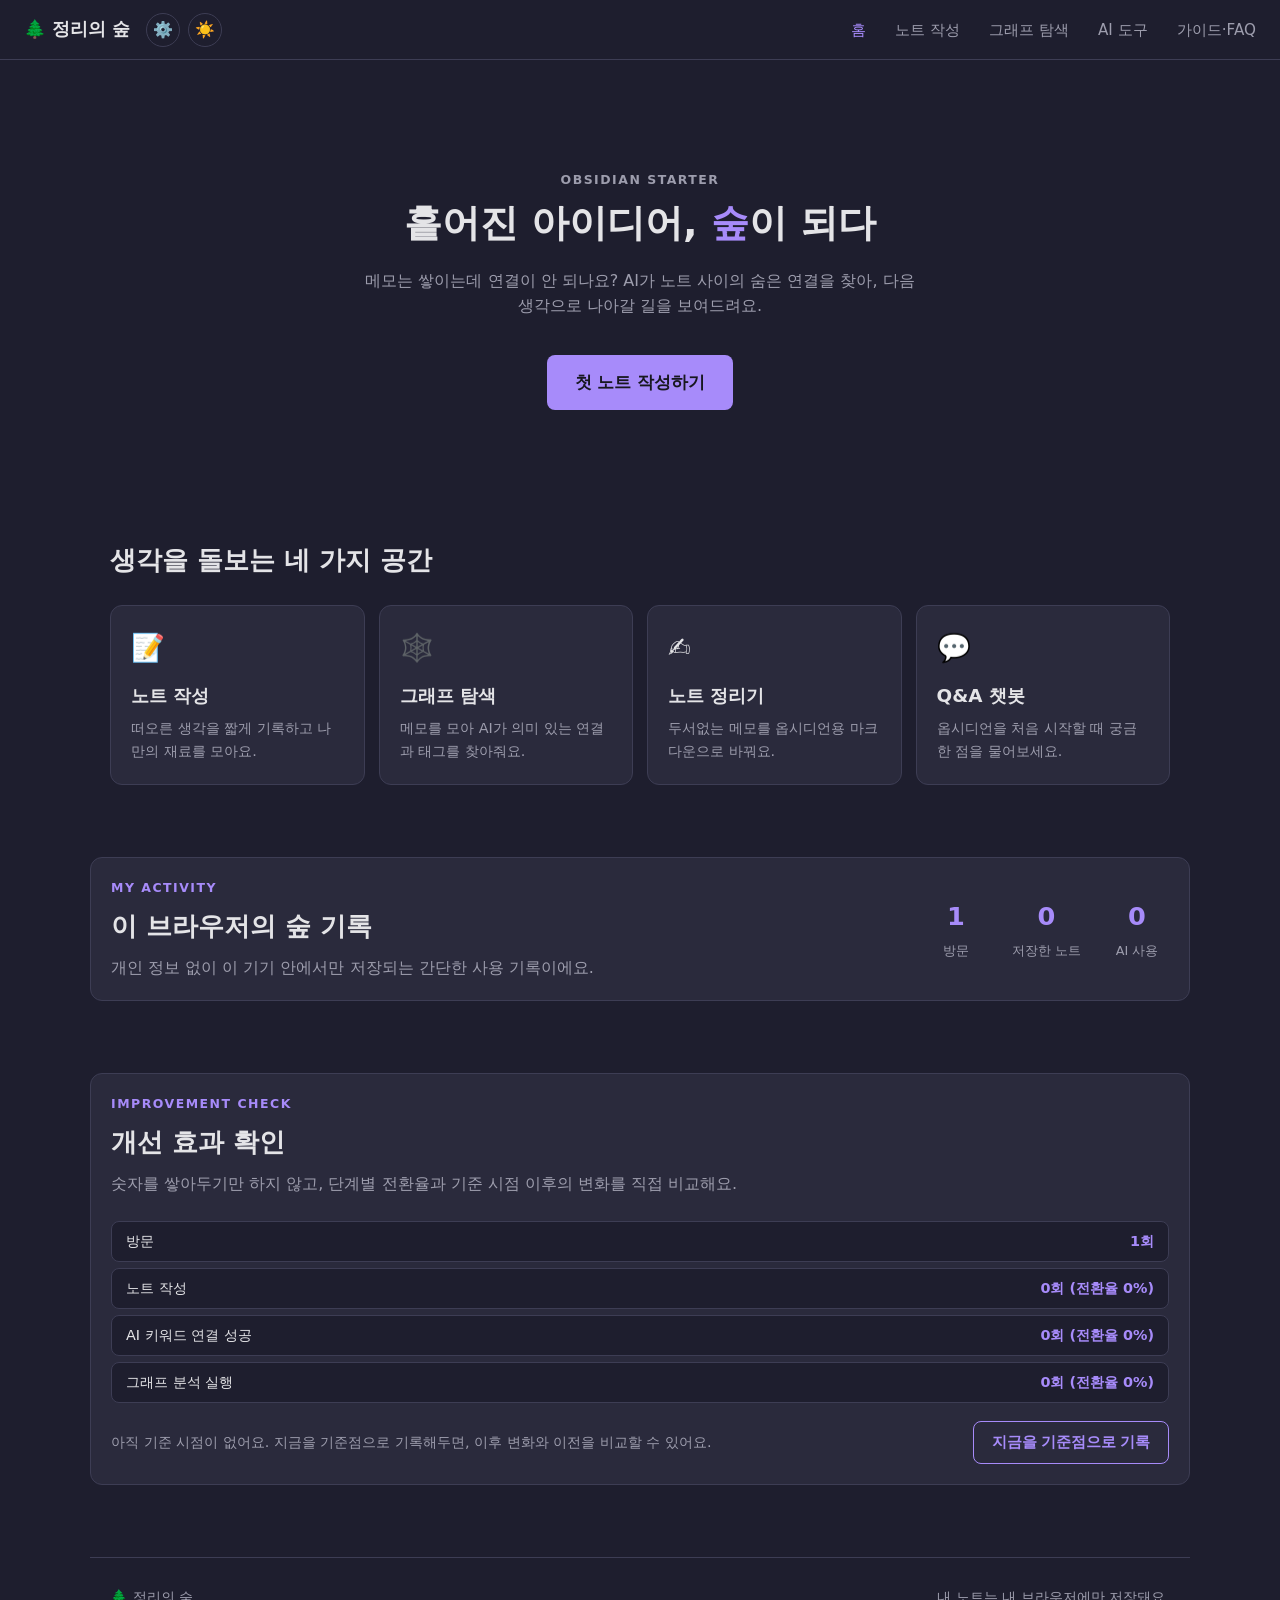
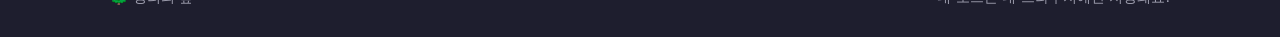
<file: index.html>
<!DOCTYPE html>
<html lang="ko">
<head>
  <meta charset="UTF-8">
  <meta name="viewport" content="width=device-width, initial-scale=1.0">
  <title>정리의 숲 — 흩어진 아이디어를 연결하는 곳</title>
  <meta name="description" content="AI로 노트를 연결·정리하고 옵시디언을 배울 수 있는 입문 도우미">
  <link rel="stylesheet" href="css/style.css?v=13">
</head>
<body>
  <header class="site-header">
    <a href="index.html" class="logo">🌲 정리의 숲</a>
    <div class="header-actions">
      <button class="settings-toggle" type="button" aria-label="연동 설정" title="노션·디스코드 연동 설정">⚙️</button>
      <button class="theme-toggle" type="button" aria-label="라이트 모드로 전환" title="테마 전환">☀️</button>
      <button class="hamburger" aria-label="메뉴 열기" aria-expanded="false"><span></span><span></span><span></span></button>
    </div>
    <nav class="site-nav">
      <a href="index.html" aria-current="page">홈</a>
      <a href="notes.html">노트 작성</a>
      <a href="workspace.html">그래프 탐색</a>
      <a href="tools.html">AI 도구</a>
      <a href="guide.html">가이드·FAQ</a>
    </nav>
  </header>

  <main>
    <section class="hero">
      <p class="eyebrow">OBSIDIAN STARTER</p>
      <h1>흩어진 아이디어, <span class="accent">숲</span>이 되다</h1>
      <p>메모는 쌓이는데 연결이 안 되나요? AI가 노트 사이의 숨은 연결을 찾아, 다음 생각으로 나아갈 길을 보여드려요.</p>
      <a href="notes.html" class="btn btn-primary btn-lg">첫 노트 작성하기</a>
    </section>

    <section class="feature-section">
      <h2>생각을 돌보는 네 가지 공간</h2>
      <div class="feature-grid">
        <a class="card feature-card" href="notes.html"><span>📝</span><h3>노트 작성</h3><p>떠오른 생각을 짧게 기록하고 나만의 재료를 모아요.</p></a>
        <a class="card feature-card" href="workspace.html"><span>🕸️</span><h3>그래프 탐색</h3><p>메모를 모아 AI가 의미 있는 연결과 태그를 찾아줘요.</p></a>
        <a class="card feature-card" href="tools.html#organize"><span>✍️</span><h3>노트 정리기</h3><p>두서없는 메모를 옵시디언용 마크다운으로 바꿔요.</p></a>
        <a class="card feature-card" href="tools.html#chat"><span>💬</span><h3>Q&A 챗봇</h3><p>옵시디언을 처음 시작할 때 궁금한 점을 물어보세요.</p></a>
      </div>
    </section>

    <section class="stats-section card" aria-labelledby="stats-title">
      <div><p class="eyebrow">MY ACTIVITY</p><h2 id="stats-title">이 브라우저의 숲 기록</h2><p class="section-desc">개인 정보 없이 이 기기 안에서만 저장되는 간단한 사용 기록이에요.</p></div>
      <div class="stats-grid">
        <div><strong id="visit-count">0</strong><span>방문</span></div>
        <div><strong id="saved-note-count">0</strong><span>저장한 노트</span></div>
        <div><strong id="ai-use-count">0</strong><span>AI 사용</span></div>
      </div>
    </section>

    <section class="effect-section card" aria-labelledby="effect-title">
      <p class="eyebrow">IMPROVEMENT CHECK</p>
      <h2 id="effect-title">개선 효과 확인</h2>
      <p class="section-desc">숫자를 쌓아두기만 하지 않고, 단계별 전환율과 기준 시점 이후의 변화를 직접 비교해요.</p>
      <div id="effect-funnel" class="funnel-list"></div>
      <div class="effect-snapshot-row">
        <p id="effect-snapshot" class="muted"></p>
        <button id="effect-snapshot-btn" class="btn btn-secondary">지금을 기준점으로 기록</button>
      </div>
    </section>
  </main>

  <footer class="site-footer"><span>🌲 정리의 숲</span><span>내 노트는 내 브라우저에만 저장돼요.</span></footer>
  <script src="js/common.js?v=6"></script>
</body>
</html>
</file>
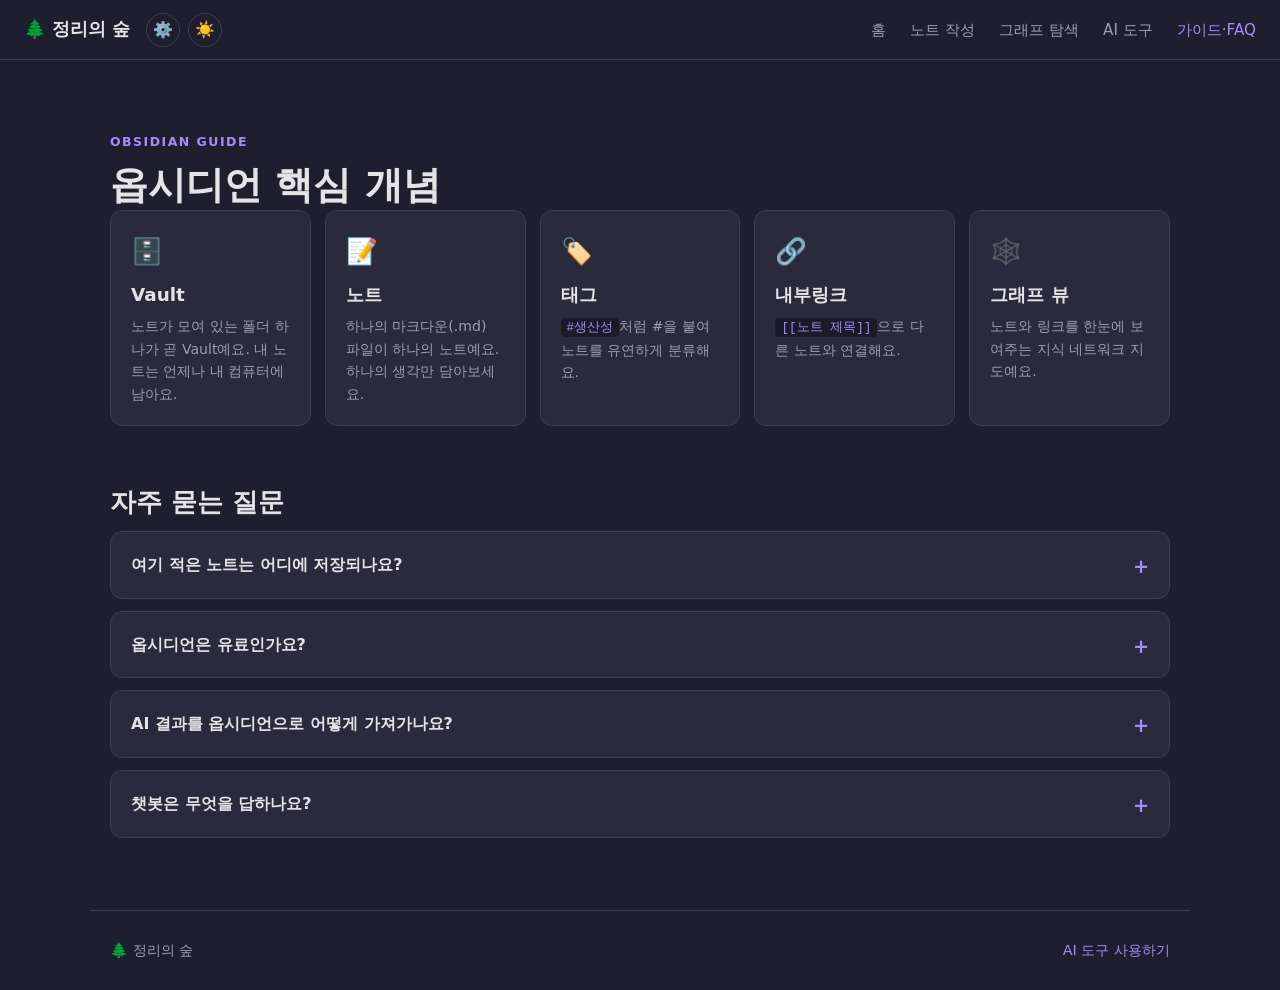
<file: guide.html>
<!DOCTYPE html>
<html lang="ko">
<head><meta charset="UTF-8"><meta name="viewport" content="width=device-width, initial-scale=1.0"><title>가이드·FAQ — 정리의 숲</title><link rel="stylesheet" href="css/style.css?v=13"></head>
<body>
  <header class="site-header"><a href="index.html" class="logo">🌲 정리의 숲</a><div class="header-actions"><button class="settings-toggle" type="button" aria-label="연동 설정" title="노션·디스코드 연동 설정">⚙️</button><button class="theme-toggle" type="button" aria-label="라이트 모드로 전환" title="테마 전환">☀️</button><button class="hamburger" aria-label="메뉴 열기" aria-expanded="false"><span></span><span></span><span></span></button></div><nav class="site-nav"><a href="index.html">홈</a><a href="notes.html">노트 작성</a><a href="workspace.html">그래프 탐색</a><a href="tools.html">AI 도구</a><a href="guide.html" aria-current="page">가이드·FAQ</a></nav></header>
  <main><section id="guide"><p class="eyebrow">OBSIDIAN GUIDE</p><h1>옵시디언 핵심 개념</h1><div class="concept-grid">
    <div class="card concept-card"><div class="concept-icon">🗄️</div><h3>Vault</h3><p>노트가 모여 있는 폴더 하나가 곧 Vault예요. 내 노트는 언제나 내 컴퓨터에 남아요.</p></div><div class="card concept-card"><div class="concept-icon">📝</div><h3>노트</h3><p>하나의 마크다운(.md) 파일이 하나의 노트예요. 하나의 생각만 담아보세요.</p></div><div class="card concept-card"><div class="concept-icon">🏷️</div><h3>태그</h3><p><code>#생산성</code>처럼 #을 붙여 노트를 유연하게 분류해요.</p></div><div class="card concept-card"><div class="concept-icon">🔗</div><h3>내부링크</h3><p><code>[[노트 제목]]</code>으로 다른 노트와 연결해요.</p></div><div class="card concept-card"><div class="concept-icon">🕸️</div><h3>그래프 뷰</h3><p>노트와 링크를 한눈에 보여주는 지식 네트워크 지도예요.</p></div>
  </div>
  <h2>자주 묻는 질문</h2><div class="faq"><details class="card"><summary>여기 적은 노트는 어디에 저장되나요?</summary><p>내 브라우저의 localStorage에만 저장돼요. AI 분석 요청 때만 노트 내용이 전송됩니다.</p></details><details class="card"><summary>옵시디언은 유료인가요?</summary><p>개인 사용은 무료예요. 동기화와 웹 게시 같은 부가 서비스만 유료입니다.</p></details><details class="card"><summary>AI 결과를 옵시디언으로 어떻게 가져가나요?</summary><p>분석 결과의 복사 버튼을 누른 뒤 새 노트에 붙여넣으면 <code>[[내부링크]]</code>가 인식돼요.</p></details><details class="card"><summary>챗봇은 무엇을 답하나요?</summary><p>옵시디언 기능과 노트 작성 습관을 초보자 눈높이로 안내해드려요.</p></details></div>
  </section></main>
  <footer class="site-footer"><span>🌲 정리의 숲</span><a href="tools.html">AI 도구 사용하기</a></footer>
  <script src="js/common.js?v=6"></script>
</body></html>
</file>
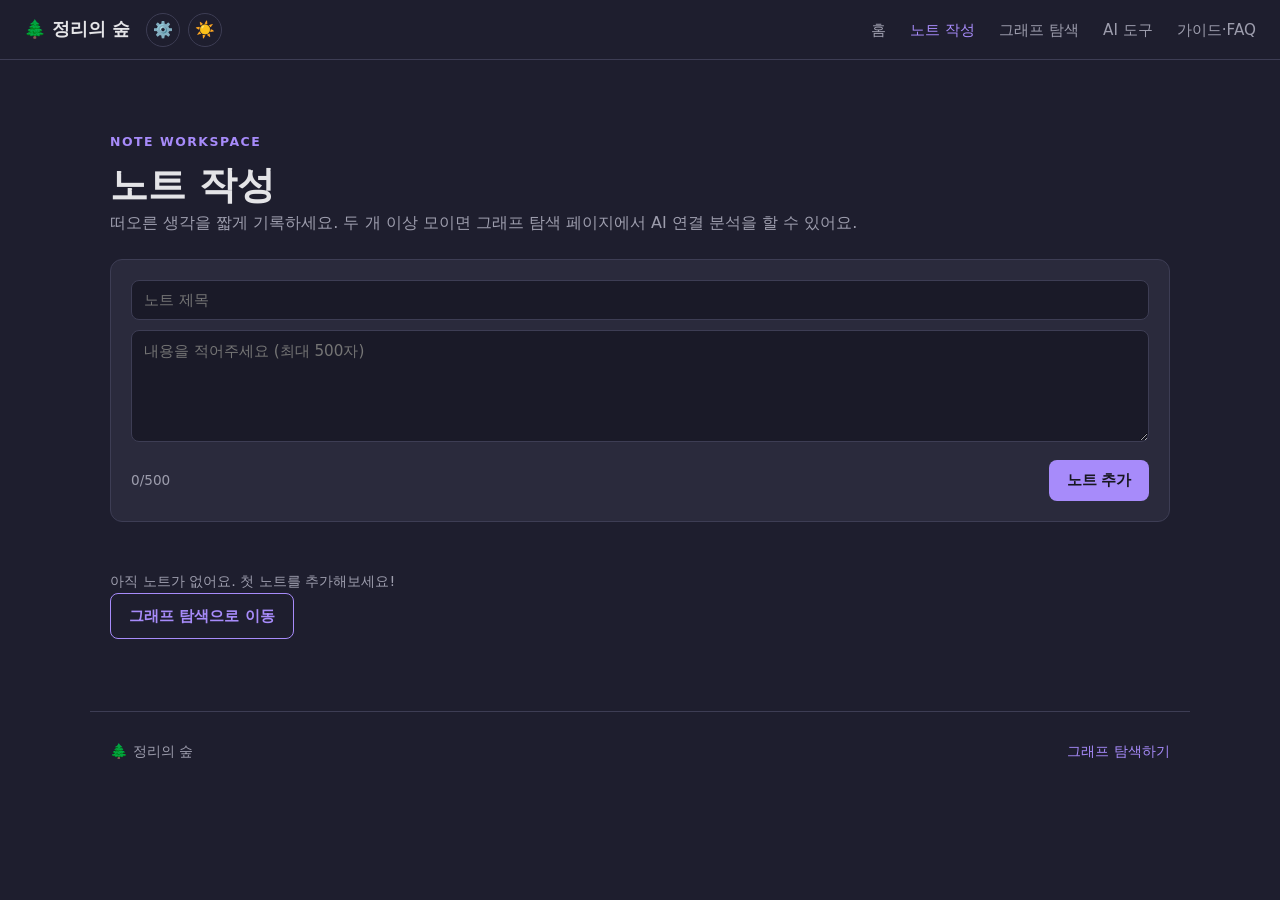
<file: notes.html>
<!DOCTYPE html><html lang="ko"><head><meta charset="UTF-8"><meta name="viewport" content="width=device-width, initial-scale=1.0"><title>노트 작성 — 정리의 숲</title><link rel="stylesheet" href="css/style.css?v=13"></head><body>
<header class="site-header"><a href="index.html" class="logo">🌲 정리의 숲</a><div class="header-actions"><button class="settings-toggle" type="button" aria-label="연동 설정" title="노션·디스코드 연동 설정">⚙️</button><button class="theme-toggle" type="button" aria-label="라이트 모드로 전환">☀️</button><button class="hamburger" aria-label="메뉴 열기" aria-expanded="false"><span></span><span></span><span></span></button></div><nav class="site-nav"><a href="index.html">홈</a><a href="notes.html" aria-current="page">노트 작성</a><a href="workspace.html">그래프 탐색</a><a href="tools.html">AI 도구</a><a href="guide.html">가이드·FAQ</a></nav></header>
<main><section><p class="eyebrow">NOTE WORKSPACE</p><h1>노트 작성</h1><p class="section-desc">떠오른 생각을 짧게 기록하세요. 두 개 이상 모이면 그래프 탐색 페이지에서 AI 연결 분석을 할 수 있어요.</p><div class="note-form card"><input type="text" id="note-title" placeholder="노트 제목" maxlength="100"><textarea id="note-content" placeholder="내용을 적어주세요 (최대 500자)" maxlength="500" rows="5"></textarea><div class="form-footer"><span class="char-count"><span id="note-char-count">0</span>/500</span><button id="add-note-btn" class="btn btn-primary">노트 추가</button></div><p id="note-form-msg" class="error-msg" hidden></p><p id="sync-status" class="muted" hidden></p></div><p id="notes-list-hint" class="muted" hidden></p><div id="notes-list" class="notes-grid"></div><p id="notes-empty" class="muted">아직 노트가 없어요. 첫 노트를 추가해보세요!</p><a class="btn btn-secondary" href="workspace.html">그래프 탐색으로 이동</a></section></main><footer class="site-footer"><span>🌲 정리의 숲</span><a href="workspace.html">그래프 탐색하기</a></footer><script src="js/common.js?v=6"></script><script src="js/notes.js?v=4"></script><script src="js/main.js?v=9"></script></body></html>
</file>
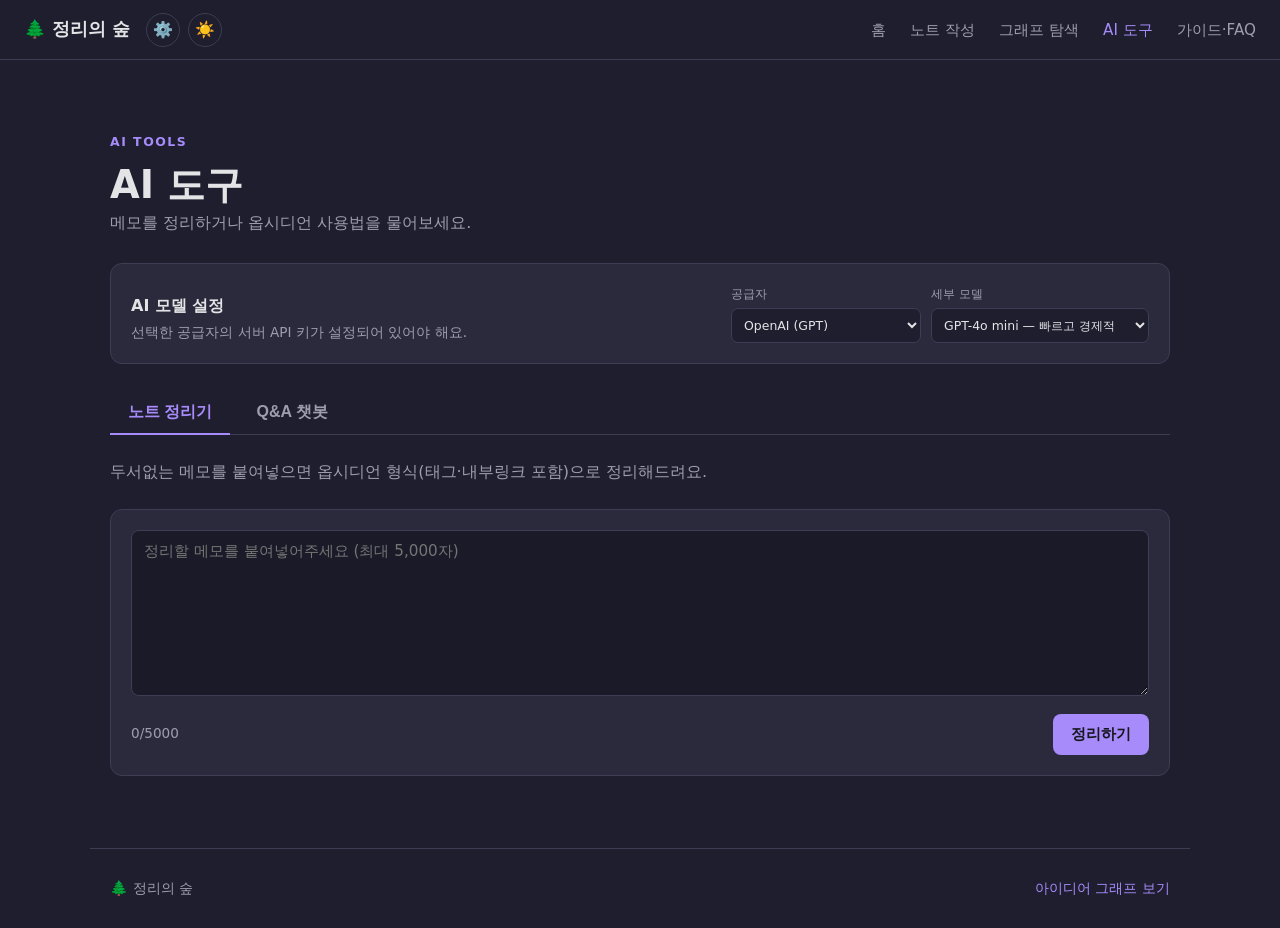
<file: tools.html>
<!DOCTYPE html>
<html lang="ko">
<head><meta charset="UTF-8"><meta name="viewport" content="width=device-width, initial-scale=1.0"><title>AI 도구 — 정리의 숲</title><link rel="stylesheet" href="css/style.css?v=13"></head>
<body>
  <header class="site-header"><a href="index.html" class="logo">🌲 정리의 숲</a><div class="header-actions"><button class="settings-toggle" type="button" aria-label="연동 설정" title="노션·디스코드 연동 설정">⚙️</button><button class="theme-toggle" type="button" aria-label="라이트 모드로 전환" title="테마 전환">☀️</button><button class="hamburger" aria-label="메뉴 열기" aria-expanded="false"><span></span><span></span><span></span></button></div><nav class="site-nav"><a href="index.html">홈</a><a href="notes.html">노트 작성</a><a href="workspace.html">그래프 탐색</a><a href="tools.html" aria-current="page">AI 도구</a><a href="guide.html">가이드·FAQ</a></nav></header>
  <main><section id="tools"><p class="eyebrow">AI TOOLS</p><h1>AI 도구</h1><p class="section-desc">메모를 정리하거나 옵시디언 사용법을 물어보세요.</p>
    <div class="model-settings card"><div><h2>AI 모델 설정</h2><p>선택한 공급자의 서버 API 키가 설정되어 있어야 해요.</p></div><div class="model-selects"><label>공급자<select id="ai-provider"><option value="openai">OpenAI (GPT)</option><option value="anthropic">Anthropic (Claude)</option><option value="google">Google (Gemini)</option></select></label><label>세부 모델<select id="ai-model"></select></label></div></div>
    <div class="tabs"><button class="tab-btn active" data-tab="tab-organize">노트 정리기</button><button class="tab-btn" data-tab="tab-chat">Q&amp;A 챗봇</button></div>
    <div id="tab-organize" class="tab-panel active"><div id="organize" class="anchor-target"><p class="section-desc">두서없는 메모를 붙여넣으면 옵시디언 형식(태그·내부링크 포함)으로 정리해드려요.</p><div class="card"><textarea id="organize-input" placeholder="정리할 메모를 붙여넣어주세요 (최대 5,000자)" maxlength="5000" rows="8"></textarea><div class="form-footer"><span class="char-count"><span id="organize-char-count">0</span>/5000</span><button id="organize-btn" class="btn btn-primary">정리하기</button></div></div><div id="organize-status"></div><div id="organize-result-wrap" hidden><pre id="organize-result"></pre><div class="organize-actions"><button id="organize-copy-btn" class="btn btn-secondary">복사</button><button id="organize-save-btn" class="btn btn-primary">그래프에 저장</button></div><p id="organize-save-msg" class="muted" hidden></p></div></div></div>
    <div id="tab-chat" class="tab-panel"><div id="chat" class="anchor-target"><p class="section-desc">옵시디언에 대해 무엇이든 물어보세요.</p><div class="chat-box card"><div id="chat-messages" class="chat-messages"><div class="bubble ai">안녕하세요! 옵시디언에 대해 궁금한 걸 물어보세요. 예: “Vault가 뭐예요?”</div></div><div id="chat-status"></div><div class="chat-input-row"><input type="text" id="chat-input" placeholder="질문을 입력해주세요 (최대 500자)" maxlength="500"><button id="chat-send-btn" class="btn btn-primary">전송</button></div></div></div></div>
  </section></main>
  <footer class="site-footer"><span>🌲 정리의 숲</span><a href="workspace.html">아이디어 그래프 보기</a></footer>
  <script src="js/common.js?v=6"></script><script src="js/notes.js?v=4"></script><script src="js/main.js?v=9"></script>
</body></html>
</file>
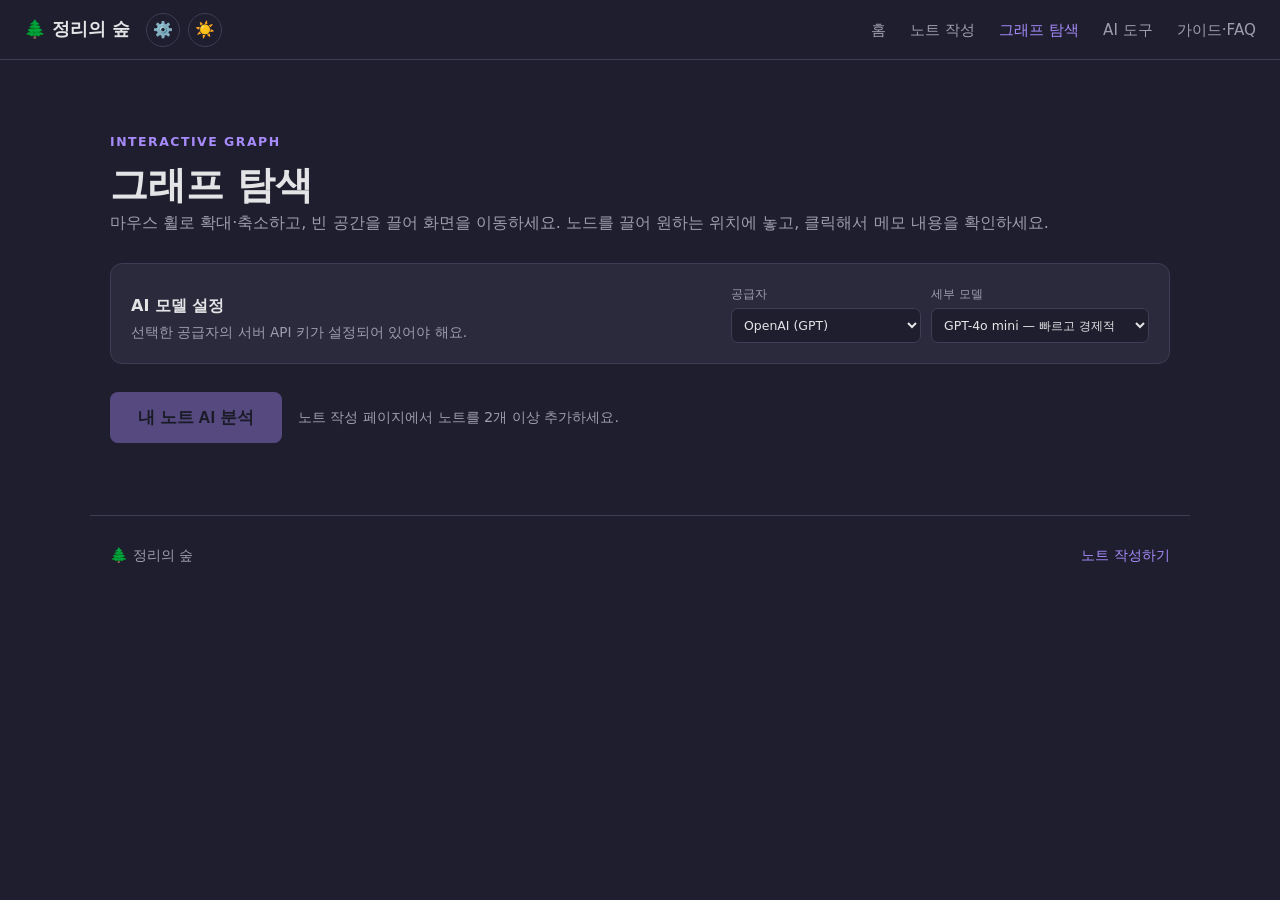
<file: workspace.html>
<!DOCTYPE html><html lang="ko"><head><meta charset="UTF-8"><meta name="viewport" content="width=device-width, initial-scale=1.0"><title>그래프 탐색 — 정리의 숲</title><link rel="stylesheet" href="css/style.css?v=13"></head><body>
<header class="site-header"><a href="index.html" class="logo">🌲 정리의 숲</a><div class="header-actions"><button class="settings-toggle" type="button" aria-label="연동 설정" title="노션·디스코드 연동 설정">⚙️</button><button class="theme-toggle" type="button" aria-label="라이트 모드로 전환">☀️</button><button class="hamburger" aria-label="메뉴 열기" aria-expanded="false"><span></span><span></span><span></span></button></div><nav class="site-nav"><a href="index.html">홈</a><a href="notes.html">노트 작성</a><a href="workspace.html" aria-current="page">그래프 탐색</a><a href="tools.html">AI 도구</a><a href="guide.html">가이드·FAQ</a></nav></header>
<main><section><p class="eyebrow">INTERACTIVE GRAPH</p><h1>그래프 탐색</h1><p class="section-desc">마우스 휠로 확대·축소하고, 빈 공간을 끌어 화면을 이동하세요. 노드를 끌어 원하는 위치에 놓고, 클릭해서 메모 내용을 확인하세요.</p><div class="model-settings card"><div><h2>AI 모델 설정</h2><p>선택한 공급자의 서버 API 키가 설정되어 있어야 해요.</p></div><div class="model-selects"><label>공급자<select id="ai-provider"><option value="openai">OpenAI (GPT)</option><option value="anthropic">Anthropic (Claude)</option><option value="google">Google (Gemini)</option></select></label><label>세부 모델<select id="ai-model"></select></label></div></div><div class="analyze-bar"><button id="analyze-btn" class="btn btn-primary btn-lg" disabled>내 노트 AI 분석</button><p id="analyze-hint" class="muted">노트 작성 페이지에서 노트를 2개 이상 추가하세요.</p></div><div id="analyze-status"></div><div id="result-area" class="result-area" hidden><div class="interactive-graph card"><div class="graph-wrap"><div class="graph-search" id="graph-search"><button id="graph-search-toggle" class="graph-search-toggle" type="button" aria-label="노트 검색" title="노트 검색">🔍</button><input type="text" id="graph-search-input" placeholder="노트 검색…" hidden></div><canvas id="graph"></canvas><div id="graph-tooltip" class="graph-tooltip" hidden></div></div><aside id="graph-detail" class="graph-detail" hidden><div id="graph-detail-view"><div class="graph-detail-header"><p class="eyebrow">SELECTED NOTE</p><button id="graph-detail-edit-btn" class="detail-edit-toggle" type="button" hidden aria-label="노트 편집" title="노트 편집">⚙️</button></div><h2 id="graph-detail-title"></h2><p id="graph-detail-content"></p><div id="graph-detail-keywords" class="note-keywords"></div></div><div id="graph-detail-edit-form" hidden><label>제목<input type="text" id="detail-edit-title" maxlength="100"></label><label>내용<textarea id="detail-edit-content" maxlength="500" rows="4"></textarea></label><label>키워드 (쉼표로 구분, 최대 3개)<input type="text" id="detail-edit-keywords" placeholder="예: 요리, 볶음밥"></label><p id="detail-edit-msg" class="error-msg" hidden></p><div class="graph-detail-actions"><button id="detail-edit-cancel" class="btn btn-secondary" type="button">취소</button><button id="detail-edit-save" class="btn btn-primary" type="button">저장</button></div></div></aside></div><button id="copy-md-btn" class="btn btn-secondary">현재 그래프 노트 복사</button></div></section></main><footer class="site-footer"><span>🌲 정리의 숲</span><a href="notes.html">노트 작성하기</a></footer><script src="js/common.js?v=6"></script><script src="js/notes.js?v=4"></script><script src="js/main.js?v=9"></script><script src="js/graph.js?v=28"></script><script src="js/graph-page.js?v=7"></script></body></html>
</file>
<file: css/style.css>
/* ===== 변수 & 리셋 ===== */
:root {
  --bg: #1e1e2e;
  --card: #2a2a3c;
  --card-hover: #32324a;
  --accent: #a78bfa;
  --accent-dim: #7c5ce0;
  --text: #e4e4e7;
  --muted: #9d9dad;
  --border: #3d3d54;
  --error: #f87171;
  --radius: 12px;
  --header-h: 60px;
}

:root[data-theme="light"] {
  --bg: #ffffff;
  --card: #ffffff;
  --card-hover: #f7f7f8;
  --accent: #5c62c9;
  --accent-dim: #484fae;
  --text: #3f3f46;
  --muted: #71717a;
  --border: #e4e4e7;
  --error: #c2415a;
}

* { margin: 0; padding: 0; box-sizing: border-box; }

html {
  scroll-behavior: smooth;
}

body {
  background: var(--bg);
  color: var(--text);
  font-family: 'Apple SD Gothic Neo', 'Pretendard', 'Noto Sans KR', system-ui, sans-serif;
  line-height: 1.6;
}

:root[data-theme="light"] code,
:root[data-theme="light"] .note-form input,
:root[data-theme="light"] .note-form textarea,
:root[data-theme="light"] #organize-input,
:root[data-theme="light"] #chat-input,
:root[data-theme="light"] .settings-panel input,
:root[data-theme="light"] #graph-detail-edit-form input,
:root[data-theme="light"] #graph-detail-edit-form textarea,
:root[data-theme="light"] #organize-result { background: #f6f4fc; }
:root[data-theme="light"] .bubble.ai { background: #ebe7f7; }

section {
  max-width: 1100px;
  margin: 0 auto;
  padding: 72px 20px;
  scroll-margin-top: var(--header-h);
}

h1 { font-size: 2.4rem; line-height: 1.3; }
h2 { font-size: 1.6rem; margin-bottom: 8px; }
h3 { font-size: 1.15rem; }
.accent { color: var(--accent); }
.muted { color: var(--muted); font-size: 0.9rem; }
.section-desc { color: var(--muted); margin-bottom: 24px; }
code {
  background: #1a1a28;
  padding: 2px 6px;
  border-radius: 4px;
  font-size: 0.9em;
  color: var(--accent);
}

/* ===== 헤더 ===== */
.site-header {
  position: fixed;
  top: 0; left: 0; right: 0;
  height: var(--header-h);
  display: flex;
  align-items: center;
  gap: 16px;
  padding: 0 24px;
  background: var(--bg);
  border-bottom: 1px solid var(--border);
  z-index: 100;
}

.logo {
  font-weight: 700;
  font-size: 1.1rem;
  color: var(--text);
  text-decoration: none;
}

/* 화면이 넓어져도 로고·설정·테마 버튼은 항상 좌측에 붙어있고,
   내비게이션만 남는 공간을 흡수해 우측에 고정되도록 한다
   (justify-content: space-between이면 가운데 항목이 화면 폭에 따라 중앙으로 떠밀렸다) */
.site-nav { margin-left: auto; }

.site-nav a {
  color: var(--muted);
  text-decoration: none;
  margin-left: 24px;
  font-size: 0.95rem;
  transition: color 0.15s;
}
.site-nav a:hover { color: var(--accent); }
.site-nav a[aria-current="page"] { color: var(--accent); }

.header-actions { display: flex; align-items: center; gap: 8px; }
.theme-toggle {
  background: transparent;
  border: 1px solid var(--border);
  border-radius: 50%;
  color: var(--text);
  cursor: pointer;
  font-size: 1rem;
  height: 34px;
  width: 34px;
  transition: transform 0.15s, background 0.15s;
}
.theme-toggle:hover { background: var(--card); transform: rotate(16deg); }

.settings-toggle {
  background: transparent;
  border: 1px solid var(--border);
  border-radius: 50%;
  color: var(--text);
  cursor: pointer;
  font-size: 1rem;
  height: 34px;
  width: 34px;
  transition: transform 0.15s, background 0.15s;
}
.settings-toggle:hover { background: var(--card); transform: rotate(45deg); }

.settings-modal {
  position: fixed;
  inset: 0;
  background: rgba(0, 0, 0, 0.5);
  display: flex;
  align-items: center;
  justify-content: center;
  z-index: 200;
  padding: 20px;
}
.settings-modal[hidden] { display: none; }
.settings-panel { width: 100%; max-width: 420px; }
.settings-header { display: flex; align-items: center; justify-content: space-between; margin-bottom: 4px; }
.settings-header h2 { font-size: 1.1rem; margin: 0; }
.settings-close { background: none; border: none; color: var(--muted); cursor: pointer; font-size: 1.1rem; line-height: 1; padding: 4px; }
.settings-close:hover { color: var(--text); }
.settings-panel > .muted { margin: 8px 0 18px; font-size: 0.85rem; }
.settings-panel label { display: flex; flex-direction: column; gap: 4px; font-size: 0.82rem; color: var(--muted); margin-bottom: 12px; }
.settings-panel input {
  background: #1a1a28;
  border: 1px solid var(--border);
  border-radius: 8px;
  color: var(--text);
  padding: 9px 11px;
  font-size: 0.9rem;
  font-family: inherit;
}
.settings-panel input:focus { outline: none; border-color: var(--accent); }
.settings-load-btn { width: 100%; margin: -4px 0 10px; }
.settings-load-msg { font-size: 0.8rem; margin: -4px 0 12px; }
.settings-status { font-size: 0.78rem; margin: -6px 0 14px; }
.settings-status span { color: var(--accent); }
.settings-footer { display: flex; justify-content: flex-end; gap: 8px; margin-top: 4px; }

.hamburger {
  display: none;
  flex-direction: column;
  gap: 5px;
  background: none;
  border: none;
  cursor: pointer;
  padding: 8px;
}
.hamburger span {
  width: 22px; height: 2px;
  background: var(--text);
  border-radius: 2px;
}

main { padding-top: var(--header-h); }

/* ===== Hero ===== */
.hero {
  text-align: center;
  padding-top: 110px;
  padding-bottom: 110px;
}
.hero h1 { margin-bottom: 20px; }
.hero p { color: var(--muted); max-width: 560px; margin: 0 auto 8px; }
.hero .btn { margin-top: 28px; }
.eyebrow { color: var(--accent); font-size: 0.78rem; font-weight: 700; letter-spacing: 0.12em; margin-bottom: 8px; }

/* ===== 홈 ===== */
.feature-section { padding-top: 20px; }
.feature-grid { display: grid; grid-template-columns: repeat(4, 1fr); gap: 14px; margin-top: 24px; }
.feature-card { color: var(--text); text-decoration: none; min-height: 180px; }
.feature-card span { font-size: 1.7rem; display: block; margin-bottom: 12px; }
.feature-card h3 { margin-bottom: 6px; }
.feature-card p { color: var(--muted); font-size: 0.9rem; }
.model-settings { display: flex; align-items: end; justify-content: space-between; gap: 20px; margin: 28px 0; }
.model-settings h2 { font-size: 1rem; margin: 0 0 3px; }
.model-settings p { color: var(--muted); font-size: 0.85rem; }
.model-selects { display: flex; gap: 10px; flex-wrap: wrap; }
.model-selects label { color: var(--muted); display: flex; flex-direction: column; font-size: 0.78rem; gap: 4px; }
.model-selects select { background: var(--bg); border: 1px solid var(--border); border-radius: 7px; color: var(--text); font: inherit; min-width: 190px; padding: 8px; }
.stats-section { display: flex; justify-content: space-between; align-items: center; gap: 24px; margin-bottom: 72px; }
.stats-section .section-desc { margin: 0; }
.stats-grid { display: flex; gap: 24px; text-align: center; }
.stats-grid div { min-width: 64px; }
.stats-grid strong { display: block; color: var(--accent); font-size: 1.6rem; }
.stats-grid span { color: var(--muted); font-size: 0.8rem; white-space: nowrap; }

.effect-section { margin-bottom: 72px; }
.funnel-list { display: flex; flex-direction: column; gap: 6px; margin: 18px 0; }
.funnel-row { display: flex; align-items: center; justify-content: space-between; background: var(--bg); border: 1px solid var(--border); border-radius: 8px; padding: 8px 14px; }
.funnel-label { color: var(--text); font-size: 0.9rem; }
.funnel-value { color: var(--accent); font-size: 0.9rem; font-weight: 600; }
.effect-snapshot-row { display: flex; align-items: center; justify-content: space-between; gap: 16px; flex-wrap: wrap; }
.effect-snapshot-row .muted { margin: 0; flex: 1; min-width: 200px; }

/* ===== 버튼 ===== */
.btn {
  display: inline-block;
  border: none;
  border-radius: 8px;
  padding: 10px 18px;
  font-size: 0.95rem;
  font-weight: 600;
  cursor: pointer;
  text-decoration: none;
  transition: background 0.15s, transform 0.15s, opacity 0.15s;
}
.btn-lg { padding: 14px 28px; font-size: 1.05rem; }
.btn-primary { background: var(--accent); color: #17171f; }
.btn-primary:hover:not(:disabled) { background: #b9a4fb; transform: translateY(-1px); }
.btn-secondary {
  background: transparent;
  color: var(--accent);
  border: 1px solid var(--accent);
}
.btn-secondary:hover:not(:disabled) { background: rgba(167, 139, 250, 0.12); }
.btn:disabled { opacity: 0.4; cursor: not-allowed; }

/* ===== 카드 ===== */
.card {
  background: var(--card);
  border: 1px solid var(--border);
  border-radius: var(--radius);
  padding: 20px;
  transition: transform 0.15s, box-shadow 0.15s;
}
.card:hover {
  transform: translateY(-2px);
  box-shadow: 0 6px 20px rgba(0, 0, 0, 0.35);
}

/* ===== 노트 폼 ===== */
.note-form { margin-bottom: 24px; }
.note-form input,
.note-form textarea,
#organize-input,
#chat-input {
  width: 100%;
  background: #1a1a28;
  border: 1px solid var(--border);
  border-radius: 8px;
  color: var(--text);
  padding: 10px 12px;
  font-size: 0.95rem;
  font-family: inherit;
  resize: vertical;
}
.note-form input:focus,
.note-form textarea:focus,
#organize-input:focus,
#chat-input:focus {
  outline: none;
  border-color: var(--accent);
}
.note-form input { margin-bottom: 10px; }

.form-footer {
  display: flex;
  align-items: center;
  justify-content: space-between;
  margin-top: 10px;
}
.char-count { color: var(--muted); font-size: 0.85rem; }
.error-msg { color: var(--error); font-size: 0.9rem; margin-top: 10px; }

/* ===== 노트 목록 ===== */
.notes-grid {
  display: grid;
  grid-template-columns: repeat(auto-fill, minmax(220px, 1fr));
  gap: 14px;
  margin-bottom: 24px;
}
.note-card { position: relative; }
.note-card h3 {
  margin-bottom: 6px;
  padding-right: 28px;
  word-break: break-all;
}
.note-card p {
  color: var(--muted);
  font-size: 0.88rem;
  display: -webkit-box;
  -webkit-line-clamp: 3;
  -webkit-box-orient: vertical;
  overflow: hidden;
  word-break: break-all;
}
.note-delete {
  position: absolute;
  top: 12px; right: 12px;
  background: none;
  border: none;
  color: var(--muted);
  font-size: 1.1rem;
  cursor: pointer;
  line-height: 1;
  padding: 4px;
}
.note-delete:hover { color: var(--error); }

/* ===== 분석 ===== */
.analyze-bar {
  display: flex;
  align-items: center;
  gap: 16px;
  flex-wrap: wrap;
}
.demo-hint { color: var(--muted); font-size: 0.82rem; margin-top: 10px; }

.result-area { margin-top: 36px; }
.result-area h3 { margin-bottom: 16px; }
.result-layout {
  display: grid;
  grid-template-columns: 1fr 1fr;
  gap: 20px;
  align-items: start;
}
.graph-wrap { padding: 10px; }
.graph-wrap:hover { transform: none; box-shadow: none; }
#graph { width: 100%; display: block; cursor: default; touch-action: none; }

/* 노트 카드 키워드 칩 */
.note-keywords { display: flex; flex-wrap: wrap; gap: 4px; margin-top: 10px; }
.kw-chip { font-size: 0.72rem; color: var(--accent); background: rgba(167, 139, 250, 0.12); border: 1px solid rgba(167, 139, 250, 0.32); border-radius: 999px; padding: 1px 8px; }
:root[data-theme="light"] .kw-chip { background: rgba(92, 98, 201, 0.1); border-color: rgba(92, 98, 201, 0.3); }
.interactive-graph { position: relative; display: grid; grid-template-columns: 1fr; gap: 18px; padding: 12px; }
.interactive-graph .graph-wrap { position: relative; min-height: 440px; }
@media (min-width: 769px) {
  .interactive-graph:has(.graph-detail:not([hidden])) { grid-template-columns: minmax(0, 2fr) minmax(220px, 1fr); }
}
.graph-tooltip { background: var(--text); border-radius: 6px; color: var(--bg); font-size: 0.8rem; max-width: 180px; padding: 6px 8px; pointer-events: none; position: absolute; z-index: 2; }

/* 검색: 그래프 영역(캔버스) 좌측 상단에 고정, 돋보기를 누르면 입력창이 나타난다.
   .interactive-graph 기준 우측 상단에 두면 SELECTED NOTE 패널이 열려 2단 레이아웃이 될 때
   패널 쪽으로 밀려 들어가 버리므로, 항상 그래프가 있는 .graph-wrap을 기준으로 고정한다. */
.graph-search { position: absolute; top: 12px; left: 12px; z-index: 5; display: flex; align-items: center; gap: 6px; }
.graph-search-toggle { background: var(--card); border: 1px solid var(--border); border-radius: 50%; color: var(--text); cursor: pointer; font-size: 1rem; height: 34px; width: 34px; flex-shrink: 0; }
.graph-search-toggle:hover { background: var(--card-hover); }
.graph-search input { background: var(--bg); border: 1px solid var(--border); border-radius: 8px; color: var(--text); padding: 7px 10px; font-size: 0.85rem; font-family: inherit; width: 180px; }
.graph-search input:focus { outline: none; border-color: var(--accent); }

.graph-detail { border-left: 1px solid var(--border); padding: 18px; }
.graph-detail h2 { font-size: 1.1rem; word-break: break-all; }
#graph-detail-content { color: var(--muted); font-size: 0.9rem; white-space: pre-wrap; word-break: break-word; }
#graph-detail-view .note-keywords { margin-top: 10px; }
.graph-detail-header { display: flex; align-items: center; justify-content: space-between; gap: 8px; }
.detail-edit-toggle { background: transparent; border: 1px solid var(--border); border-radius: 50%; color: var(--text); cursor: pointer; font-size: 1rem; height: 30px; width: 30px; flex-shrink: 0; }
.detail-edit-toggle:hover { background: var(--card-hover); transform: rotate(45deg); transition: transform 0.15s, background 0.15s; }

/* SELECTED NOTE 편집 폼 — ID 선택자의 display가 [hidden]의 UA 기본값(display:none)보다
   명시도가 높아 덮어써버리므로, hidden일 때는 무조건 숨기도록 별도로 명시한다 */
#graph-detail-edit-form { display: flex; flex-direction: column; gap: 10px; }
#graph-detail-edit-form[hidden] { display: none; }
#graph-detail-edit-form label { display: flex; flex-direction: column; gap: 4px; font-size: 0.82rem; color: var(--muted); }
#graph-detail-edit-form input,
#graph-detail-edit-form textarea {
  background: #1a1a28; border: 1px solid var(--border); border-radius: 8px;
  color: var(--text); padding: 8px 10px; font-size: 0.9rem; font-family: inherit; resize: vertical;
}
#graph-detail-edit-form input:focus,
#graph-detail-edit-form textarea:focus { outline: none; border-color: var(--accent); }
.graph-detail-actions { display: flex; gap: 8px; }

.links-wrap { display: flex; flex-direction: column; gap: 12px; }
.link-card {
  background: var(--card);
  border: 1px solid var(--border);
  border-radius: var(--radius);
  padding: 14px 16px;
}
.link-card .pair {
  font-weight: 600;
  color: var(--accent);
  margin-bottom: 4px;
}
.link-card .reason { color: var(--text); font-size: 0.92rem; }
.link-tags { color: var(--muted); font-size: 0.85rem; margin-top: 6px; }

/* ===== 탭 ===== */
.tabs {
  display: flex;
  gap: 8px;
  margin-bottom: 24px;
  border-bottom: 1px solid var(--border);
}
.tab-btn {
  background: none;
  border: none;
  color: var(--muted);
  font-size: 1rem;
  font-weight: 600;
  padding: 10px 18px;
  cursor: pointer;
  border-bottom: 2px solid transparent;
  margin-bottom: -1px;
}
.tab-btn.active {
  color: var(--accent);
  border-bottom-color: var(--accent);
}
.tab-panel { display: none; }
.tab-panel.active { display: block; }

#organize-result {
  background: #1a1a28;
  border: 1px solid var(--border);
  border-radius: var(--radius);
  padding: 18px;
  margin: 20px 0 12px;
  white-space: pre-wrap;
  word-break: break-all;
  font-size: 0.9rem;
  max-height: 480px;
  overflow-y: auto;
}
.organize-actions { display: flex; gap: 8px; flex-wrap: wrap; }
#organize-save-msg { margin-top: 8px; }

/* ===== 챗봇 ===== */
.chat-box { padding: 0; overflow: hidden; }
.chat-box:hover { transform: none; box-shadow: none; }
.chat-messages {
  height: 380px;
  overflow-y: auto;
  padding: 20px;
  display: flex;
  flex-direction: column;
  gap: 12px;
}
.bubble {
  max-width: 78%;
  padding: 10px 14px;
  border-radius: 14px;
  font-size: 0.93rem;
  white-space: pre-wrap;
  word-break: break-word;
}
.bubble.me {
  align-self: flex-end;
  background: var(--accent);
  color: #17171f;
  border-bottom-right-radius: 4px;
}
.bubble.ai {
  align-self: flex-start;
  background: #3a3a52;
  border-bottom-left-radius: 4px;
}
.chat-input-row {
  display: flex;
  gap: 10px;
  padding: 14px;
  border-top: 1px solid var(--border);
}
.chat-input-row input { flex: 1; }
#chat-status { padding: 0 20px; }

/* ===== 로딩 스피너 ===== */
.loading {
  display: flex;
  align-items: center;
  gap: 10px;
  color: var(--muted);
  font-size: 0.9rem;
  padding: 14px 0;
}
.spinner {
  width: 18px; height: 18px;
  border: 3px solid var(--border);
  border-top-color: var(--accent);
  border-radius: 50%;
  animation: spin 0.8s linear infinite;
  flex-shrink: 0;
}
@keyframes spin { to { transform: rotate(360deg); } }

/* ===== 가이드 ===== */
.concept-grid {
  display: grid;
  grid-template-columns: repeat(auto-fill, minmax(200px, 1fr));
  gap: 14px;
  margin-bottom: 56px;
}
.concept-card p { color: var(--muted); font-size: 0.88rem; margin-top: 6px; }
.concept-icon { font-size: 1.6rem; margin-bottom: 8px; }

.faq { display: flex; flex-direction: column; gap: 12px; }
.faq details:hover { transform: none; }
.faq summary {
  cursor: pointer;
  font-weight: 600;
  list-style: none;
  position: relative;
  padding-right: 24px;
}
.faq summary::-webkit-details-marker { display: none; }
.faq summary::after {
  content: '+';
  position: absolute;
  right: 0; top: 0;
  color: var(--accent);
  font-size: 1.2rem;
}
.faq details[open] summary::after { content: '−'; }
.faq details p { margin-top: 10px; color: var(--muted); font-size: 0.92rem; }

/* ===== 푸터 ===== */
.site-footer {
  display: flex;
  align-items: center;
  justify-content: space-between;
  max-width: 1100px;
  margin: 0 auto;
  padding: 28px 20px;
  border-top: 1px solid var(--border);
  color: var(--muted);
  font-size: 0.9rem;
}
.site-footer a { color: var(--accent); text-decoration: none; }

/* ===== 반응형 ===== */
@media (max-width: 1024px) {
  section { padding: 56px 20px; }
  .feature-grid { grid-template-columns: repeat(2, 1fr); }
}

@media (max-width: 768px) {
  h1 { font-size: 1.8rem; }

  .hamburger { display: flex; }
  .site-nav {
    display: none;
    position: absolute;
    top: var(--header-h);
    left: 0; right: 0;
    flex-direction: column;
    background: var(--card);
    border-bottom: 1px solid var(--border);
    padding: 12px 0;
  }
  .site-nav.open { display: flex; }
  .site-nav a {
    margin: 0;
    padding: 12px 24px;
  }

  .stats-section { align-items: flex-start; flex-direction: column; }
  .stats-grid { width: 100%; justify-content: space-between; gap: 8px; }
  .model-settings { align-items: flex-start; flex-direction: column; }

  .result-layout { grid-template-columns: 1fr; }
  .interactive-graph { grid-template-columns: 1fr; }
  .graph-detail { border-left: 0; border-top: 1px solid var(--border); }
  .chat-messages { height: 320px; }
  .bubble { max-width: 88%; }
}

@media (max-width: 480px) {
  .feature-grid { grid-template-columns: 1fr; }
  .hero { padding-top: 84px; padding-bottom: 76px; }
}
</file>
